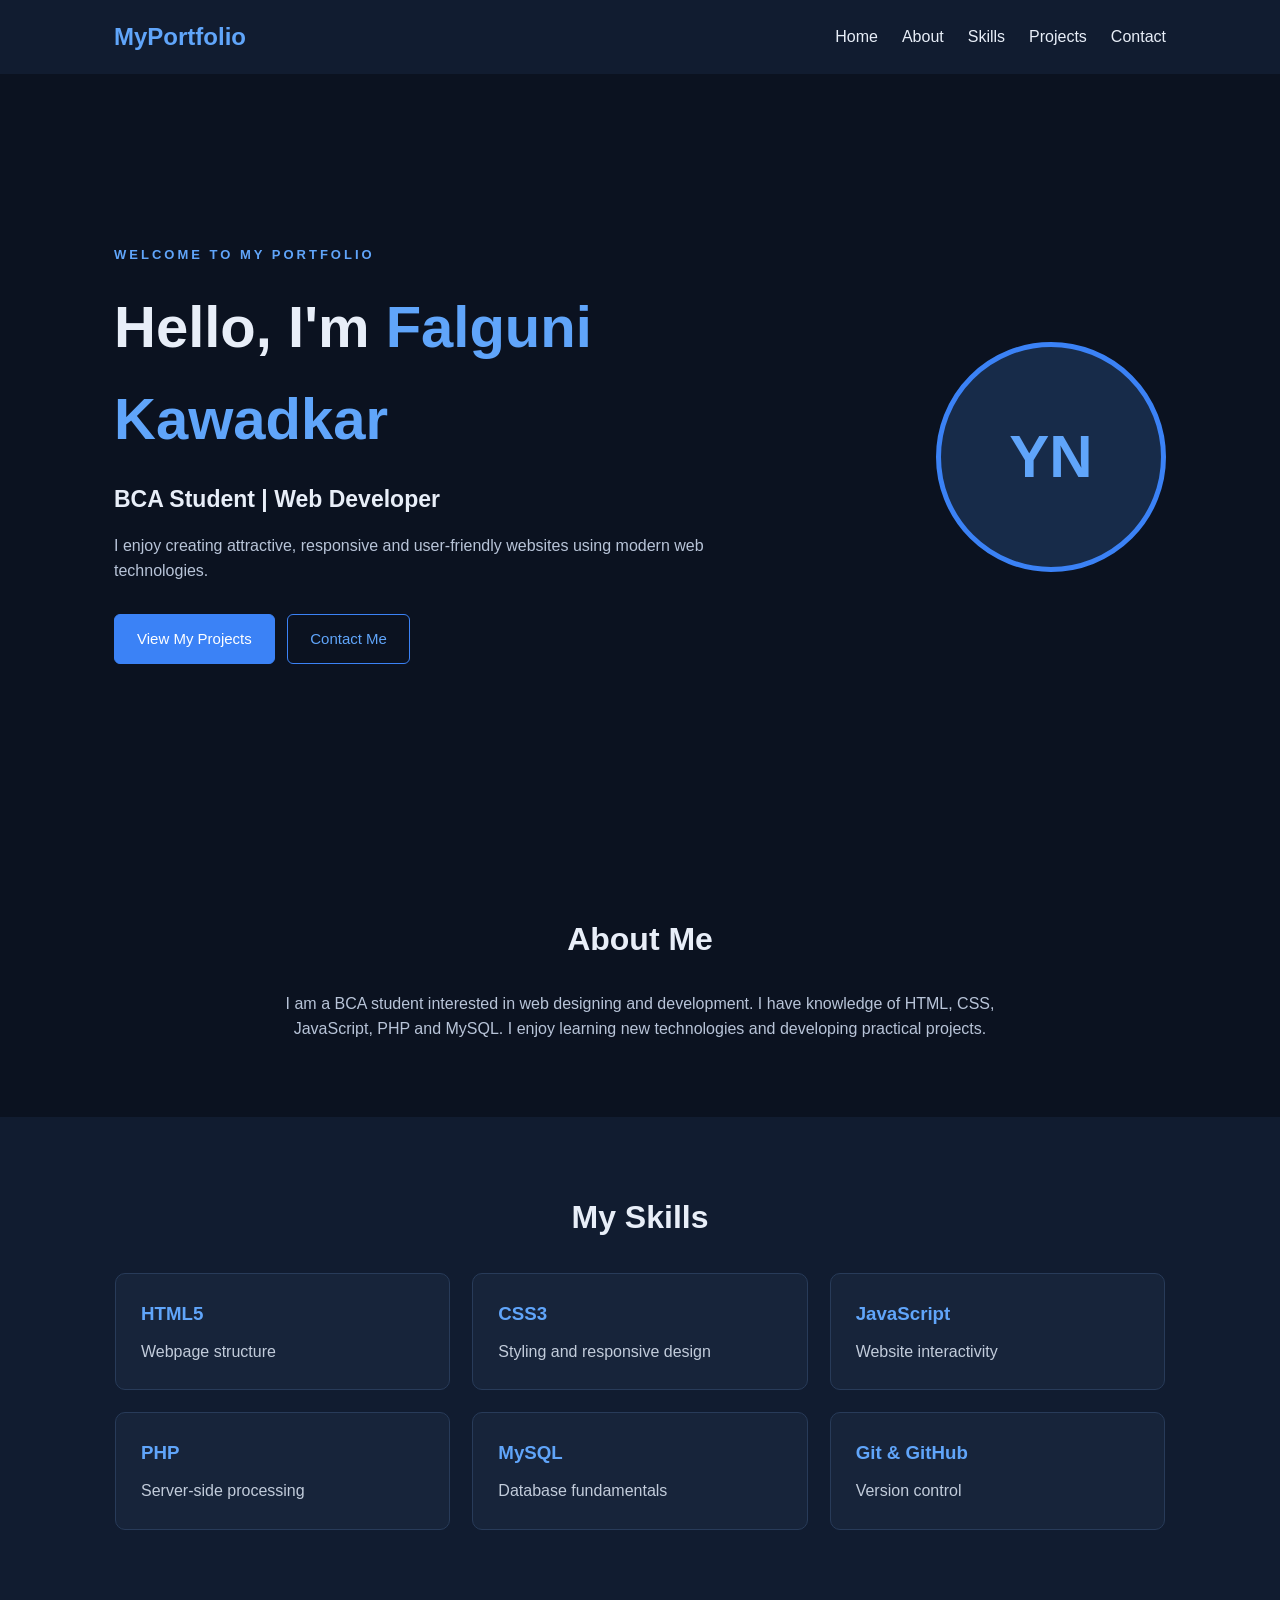
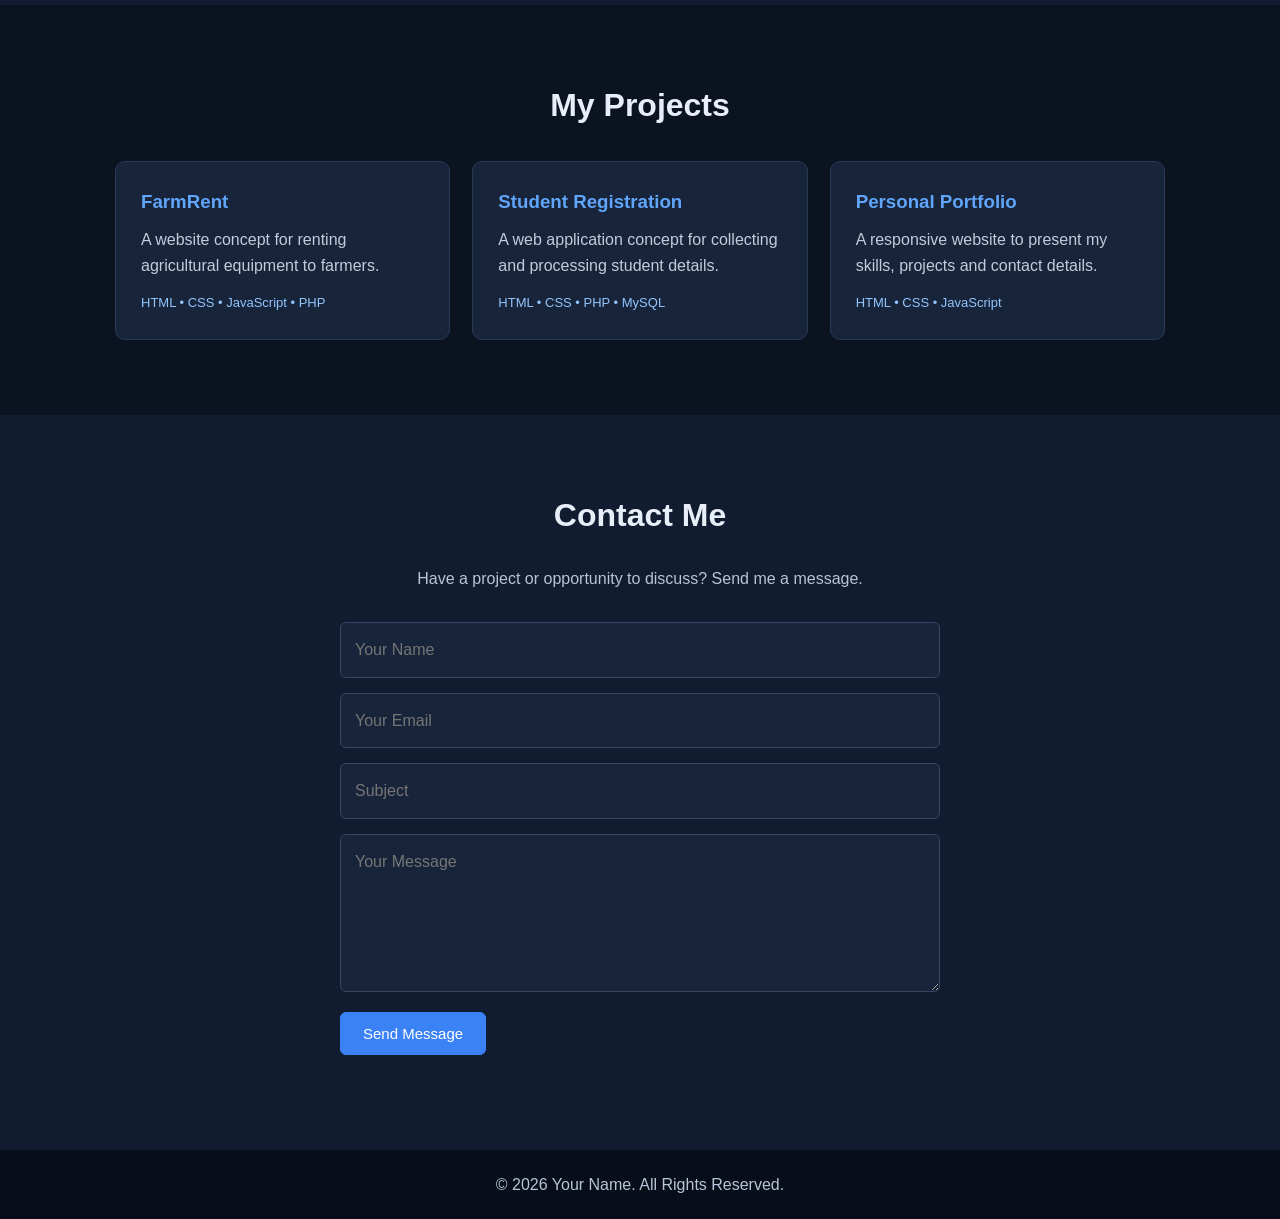
<file: index.html>
<!DOCTYPE html>
<html lang="en">
<head>
<meta charset="UTF-8">
<meta name="viewport" content="width=device-width, initial-scale=1.0">
<title>My Personal Portfolio</title>
 

<link rel="stylesheet" href="style.css">
</head>
<body>

<header>
<nav class="navbar">
<a href="#home" class="logo">MyPortfolio</a>
<button class="menu-btn" id="menuBtn" aria-label="Toggle navigation" aria-expanded="false">☰</button>	<ul class="nav-links" id="navLinks">
<li><a href="#home">Home</a></li>
<li><a href="#about">About</a></li>
<li><a href="#skills">Skills</a></li>
<li><a href="#projects">Projects</a></li>
<li><a href="#contact">Contact</a></li>
</ul>
</nav>
</header>

<main>
<section id="home" class="hero">
<div class="hero-content">
<p class="tagline">WELCOME TO MY PORTFOLIO</p>
<h1>Hello, I'm <span>Falguni Kawadkar</span></h1>
<h2>BCA Student | Web Developer</h2>
<p>
I enjoy creating attractive, responsive and user-friendly websites using modern web technologies.
</p>
<a href="#projects" class="btn">View My Projects</a>
<a href="#contact" class="btn btn-outline">Contact Me</a>
</div>
<div class="profile-circle">YN</div> <!--<img src="Photo.png">*/ -->
</section>

<section id="about" class="section">
<h2>About Me</h2>
<p class="section-text">
I am a BCA student interested in web designing and development. I have knowledge of HTML, CSS, JavaScript, PHP and MySQL.
I enjoy learning new technologies and developing practical projects.
</p>
</section>
 
<section id="skills" class="section alternate">
<h2>My Skills</h2>
<div class="cards">
<div class="card"><h3>HTML5</h3><p>Webpage structure</p></div>
<div class="card"><h3>CSS3</h3><p>Styling and responsive design</p></div>
<div class="card"><h3>JavaScript</h3><p>Website interactivity</p></div>
<div class="card"><h3>PHP</h3><p>Server-side processing</p></div>
<div class="card"><h3>MySQL</h3><p>Database fundamentals</p></div>
<div class="card"><h3>Git & GitHub</h3><p>Version control</p></div>
</div>
</section>

<section id="projects" class="section">
<h2>My Projects</h2>
<div class="cards">
<div class="card project-card">
<h3>FarmRent</h3>
<p>A website concept for renting agricultural equipment to farmers.</p>	<span>HTML • CSS • JavaScript • PHP</span>
</div>
<div class="card project-card">
<h3>Student Registration</h3>
<p>A web application concept for collecting and processing student details.</p>
<span>HTML • CSS • PHP • MySQL</span>
</div>
<div class="card project-card">
<h3>Personal Portfolio</h3>
<p>A responsive website to present my skills, projects and contact details.</p>
<span>HTML • CSS • JavaScript</span>
</div>
</div>
</section>

<section id="contact" class="section alternate">
<h2>Contact Me</h2>
<p class="section-text">Have a project or opportunity to discuss? Send me a message.</p>

<form id="contactForm" action="contact.php" method="POST">
<input type="text" name="name" placeholder="Your Name" aria-label="Your Name" required>
<input type="email" name="email" placeholder="Your Email" aria-label="Your Email" required>
 

<input type="text" name="subject" placeholder="Subject" aria-label="Subject" required>
<textarea name="message" placeholder="Your Message"
aria-label="Your Message" rows="5" required></textarea>
<button type="submit" class="btn">Send Message</button>
<p id="formMessage" role="status"></p>
</form>
</section>
</main>

<footer>
<p>© <span id="year"></span> Your Name. All Rights Reserved.</p>
</footer>

<script src="script.js"></script>
</body>
</html>
</file>
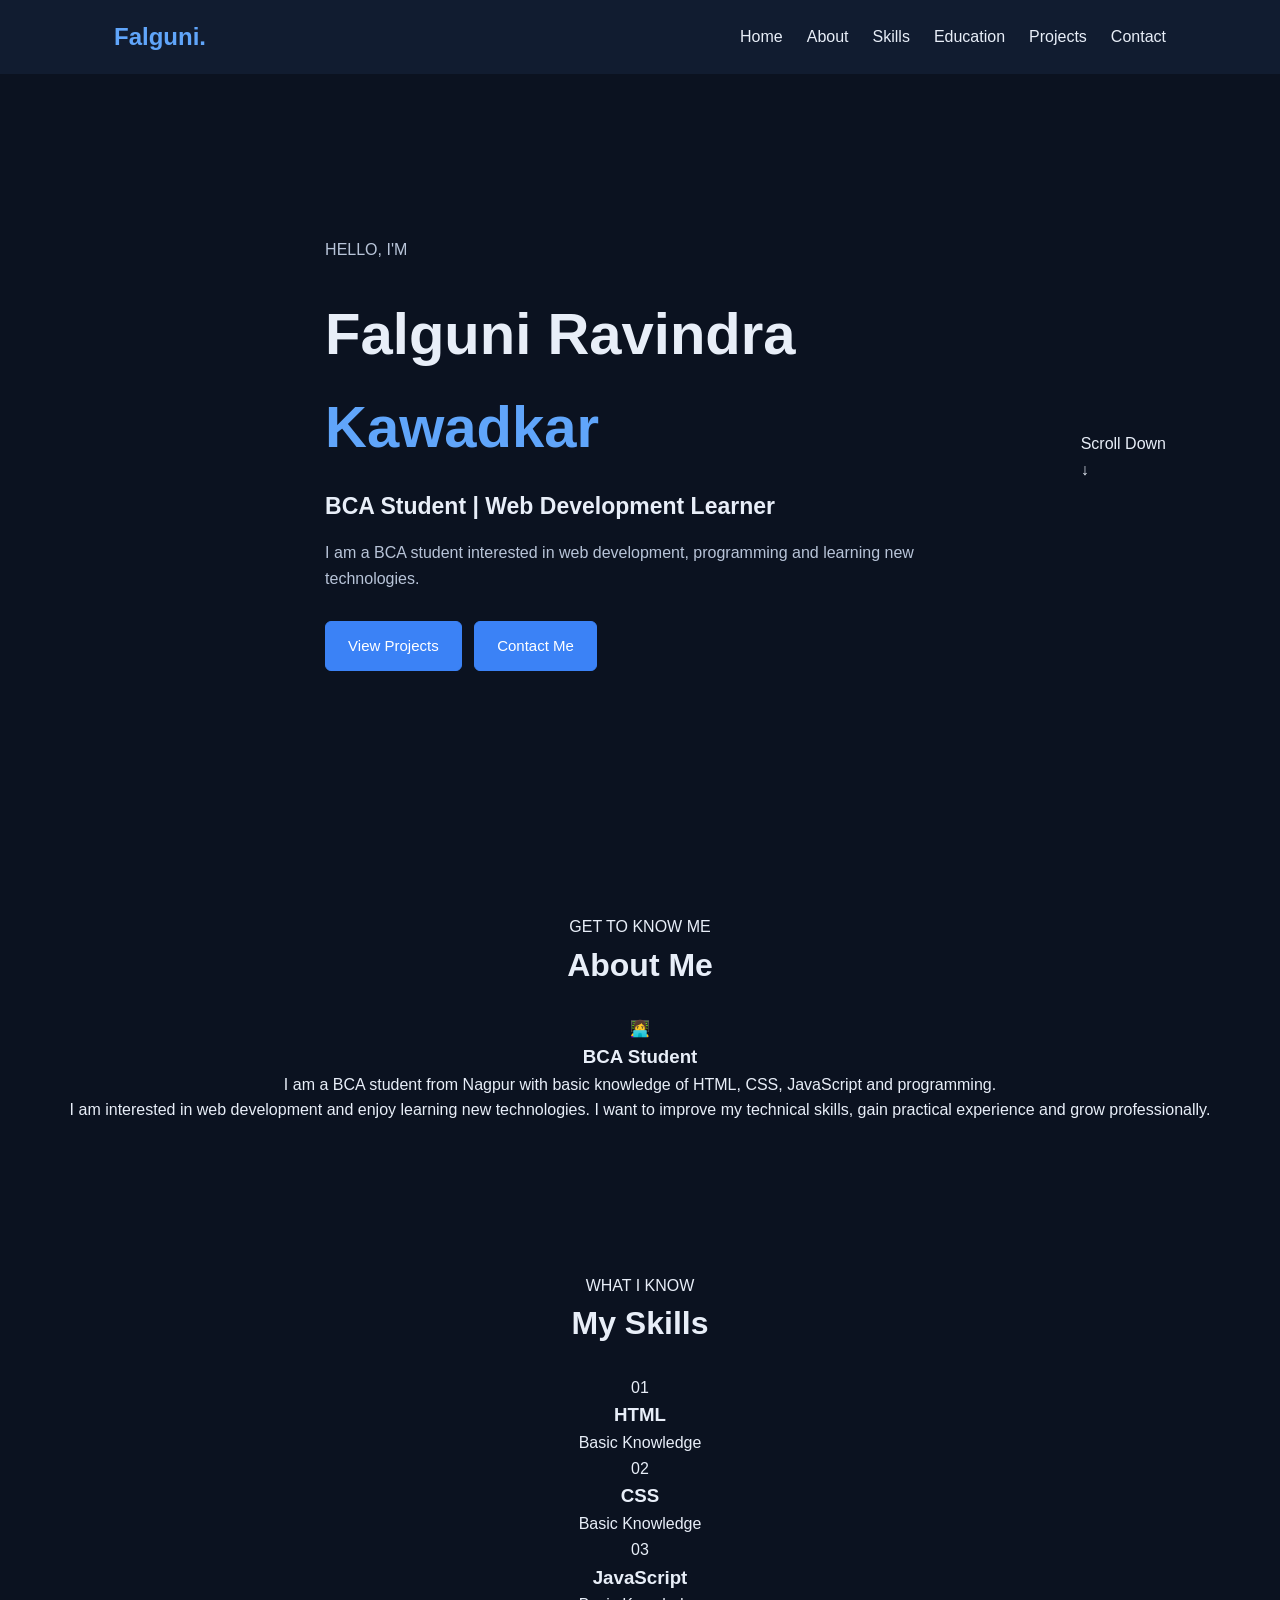
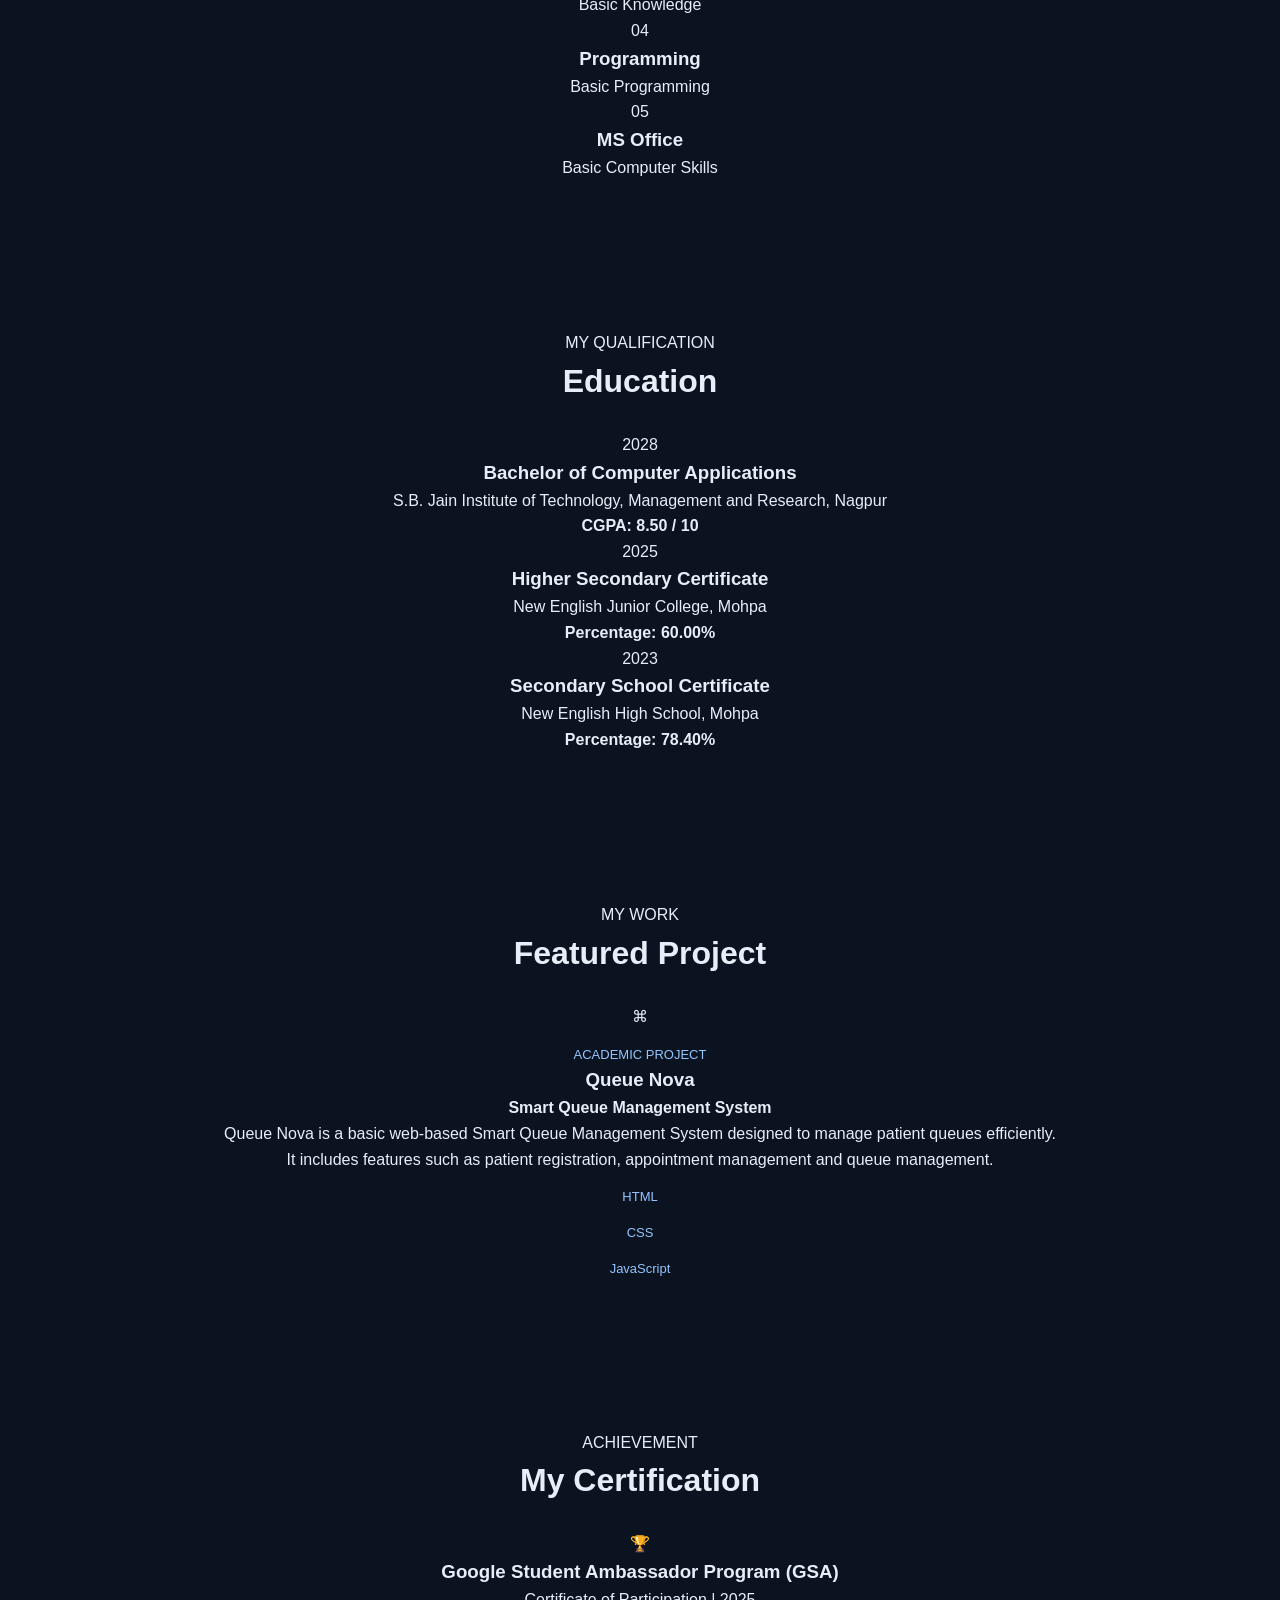
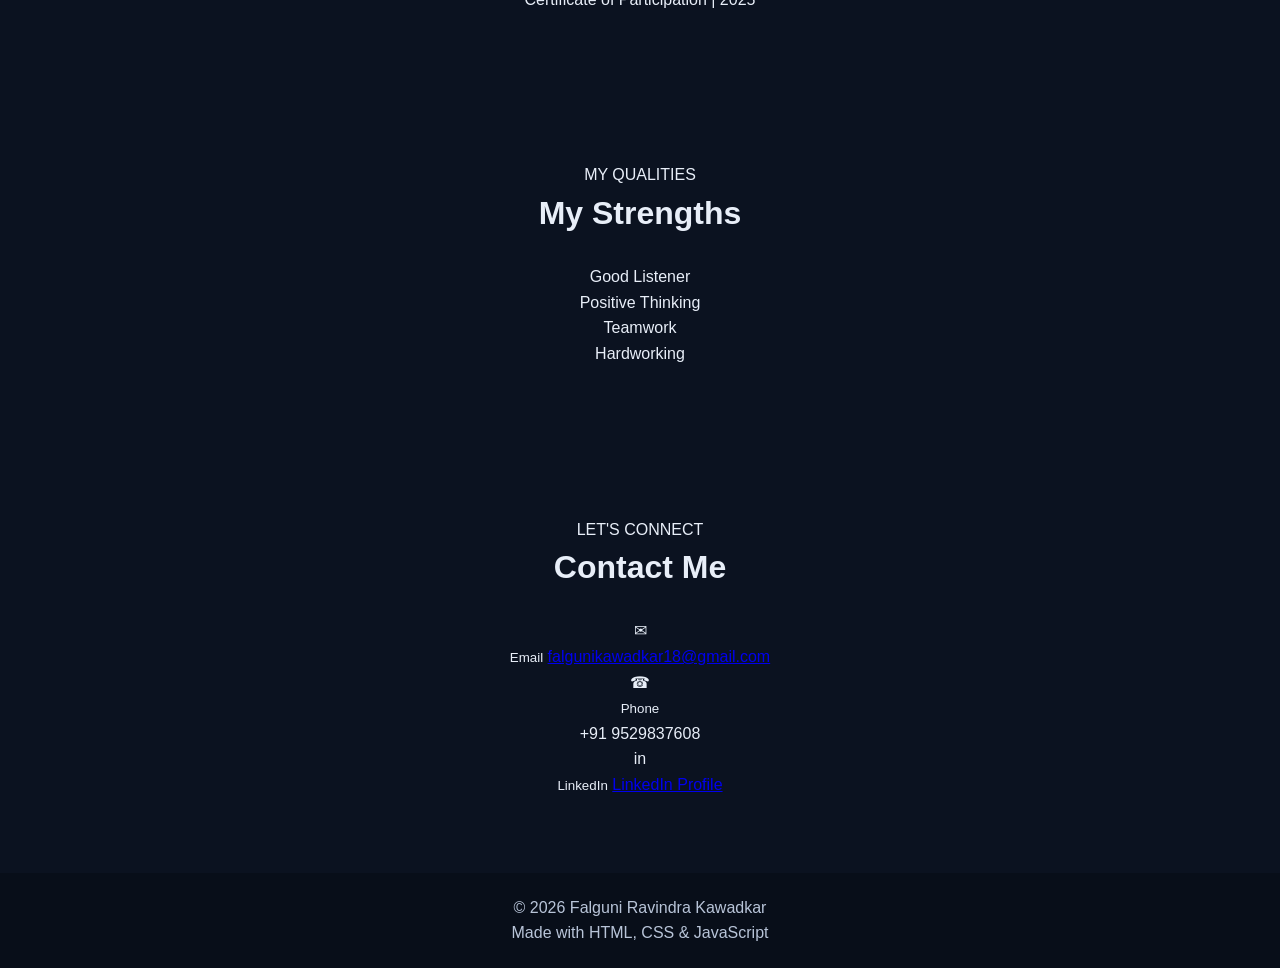
<file: index1.html>
<!DOCTYPE html>
<html lang="en">
<head>
    <meta charset="UTF-8">
    <meta name="viewport" content="width=device-width, initial-scale=1.0">

    <title>Falguni Ravindra Kawadkar | Portfolio</title>

    <link rel="stylesheet" href="style.css">
</head>

<body>

    <!-- NAVBAR -->
    <header>
        <nav class="navbar">

            <a href="#home" class="logo">Falguni<span>.</span></a>

            <ul class="nav-links">
                <li><a href="#home">Home</a></li>
                <li><a href="#about">About</a></li>
                <li><a href="#skills">Skills</a></li>
                <li><a href="#education">Education</a></li>
                <li><a href="#projects">Projects</a></li>
                <li><a href="#contact">Contact</a></li>
            </ul>

            <div class="menu-btn">☰</div>

        </nav>
    </header>


    <!-- HERO -->
    <section id="home" class="hero">

        <div class="glow glow-one"></div>
        <div class="glow glow-two"></div>

        <div class="hero-content">

            <p class="small-text">HELLO, I'M</p>

            <h1>Falguni Ravindra <span>Kawadkar</span></h1>

            <h2>
                BCA Student
                <span class="line">|</span>
                Web Development Learner
            </h2>

            <p class="hero-description">
                I am a BCA student interested in web development,
                programming and learning new technologies.
            </p>

            <div class="hero-buttons">

                <a href="#projects" class="btn primary">
                    View Projects
                </a>

                <a href="#contact" class="btn secondary">
                    Contact Me
                </a>

            </div>

        </div>

        <div class="scroll-down">
            <span>Scroll Down</span>
            <div>↓</div>
        </div>

    </section>


    <!-- ABOUT -->
    <section id="about" class="section">

        <p class="section-subtitle">GET TO KNOW ME</p>
        <h2 class="section-title">About <span>Me</span></h2>

        <div class="about-container">

            <div class="about-card reveal">

                <div class="about-icon">👩‍💻</div>

                <h3>BCA Student</h3>

                <p>
                    I am a BCA student from Nagpur with basic knowledge
                    of HTML, CSS, JavaScript and programming.
                </p>

                <p>
                    I am interested in web development and enjoy learning
                    new technologies. I want to improve my technical skills,
                    gain practical experience and grow professionally.
                </p>

            </div>

        </div>

    </section>


    <!-- SKILLS -->
    <section id="skills" class="section">

        <p class="section-subtitle">WHAT I KNOW</p>
        <h2 class="section-title">My <span>Skills</span></h2>

        <div class="skills-grid">

            <div class="skill-card reveal">
                <div class="skill-number">01</div>
                <h3>HTML</h3>
                <p>Basic Knowledge</p>
            </div>

            <div class="skill-card reveal">
                <div class="skill-number">02</div>
                <h3>CSS</h3>
                <p>Basic Knowledge</p>
            </div>

            <div class="skill-card reveal">
                <div class="skill-number">03</div>
                <h3>JavaScript</h3>
                <p>Basic Knowledge</p>
            </div>

            <div class="skill-card reveal">
                <div class="skill-number">04</div>
                <h3>Programming</h3>
                <p>Basic Programming</p>
            </div>

            <div class="skill-card reveal">
                <div class="skill-number">05</div>
                <h3>MS Office</h3>
                <p>Basic Computer Skills</p>
            </div>

        </div>

    </section>


    <!-- EDUCATION -->
    <section id="education" class="section">

        <p class="section-subtitle">MY QUALIFICATION</p>
        <h2 class="section-title">Education</h2>

        <div class="timeline">

            <div class="timeline-item reveal">

                <div class="timeline-dot"></div>

                <div class="timeline-content">

                    <span>2028</span>

                    <h3>Bachelor of Computer Applications</h3>

                    <p>
                        S.B. Jain Institute of Technology,
                        Management and Research, Nagpur
                    </p>

                    <strong>CGPA: 8.50 / 10</strong>

                </div>

            </div>


            <div class="timeline-item reveal">

                <div class="timeline-dot"></div>

                <div class="timeline-content">

                    <span>2025</span>

                    <h3>Higher Secondary Certificate</h3>

                    <p>New English Junior College, Mohpa</p>

                    <strong>Percentage: 60.00%</strong>

                </div>

            </div>


            <div class="timeline-item reveal">

                <div class="timeline-dot"></div>

                <div class="timeline-content">

                    <span>2023</span>

                    <h3>Secondary School Certificate</h3>

                    <p>New English High School, Mohpa</p>

                    <strong>Percentage: 78.40%</strong>

                </div>

            </div>

        </div>

    </section>


    <!-- PROJECT -->
    <section id="projects" class="section">

        <p class="section-subtitle">MY WORK</p>
        <h2 class="section-title">Featured <span>Project</span></h2>

        <div class="project-card reveal">

            <div class="project-top">

                <div class="project-icon">⌘</div>

                <span>ACADEMIC PROJECT</span>

            </div>

            <h3>Queue Nova</h3>

            <h4>Smart Queue Management System</h4>

            <p>
                Queue Nova is a basic web-based Smart Queue Management
                System designed to manage patient queues efficiently.
            </p>

            <p>
                It includes features such as patient registration,
                appointment management and queue management.
            </p>

            <div class="technologies">

                <span>HTML</span>
                <span>CSS</span>
                <span>JavaScript</span>

            </div>

        </div>

    </section>


    <!-- CERTIFICATION -->
    <section id="certification" class="section">

        <p class="section-subtitle">ACHIEVEMENT</p>
        <h2 class="section-title">My <span>Certification</span></h2>

        <div class="certificate-card reveal">

            <div class="certificate-icon">🏆</div>

            <div>
                <h3>Google Student Ambassador Program (GSA)</h3>
                <p>Certificate of Participation | 2025</p>
            </div>

        </div>

    </section>


    <!-- STRENGTHS -->
    <section id="strengths" class="section">

        <p class="section-subtitle">MY QUALITIES</p>
        <h2 class="section-title">My <span>Strengths</span></h2>

        <div class="strengths-grid">

            <div class="strength reveal">Good Listener</div>
            <div class="strength reveal">Positive Thinking</div>
            <div class="strength reveal">Teamwork</div>
            <div class="strength reveal">Hardworking</div>

        </div>

    </section>


    <!-- CONTACT -->
    <section id="contact" class="section contact-section">

        <p class="section-subtitle">LET'S CONNECT</p>
        <h2 class="section-title">Contact <span>Me</span></h2>

        <div class="contact-card reveal">

            <div class="contact-item">
                <span>✉</span>
                <div>
                    <small>Email</small>
                    <a href="mailto:falgunikawadkar18@gmail.com">
                        falgunikawadkar18@gmail.com
                    </a>
                </div>
            </div>

            <div class="contact-item">
                <span>☎</span>
                <div>
                    <small>Phone</small>
                    <p>+91 9529837608</p>
                </div>
            </div>

            <div class="contact-item">
                <span>in</span>
                <div>
                    <small>LinkedIn</small>
                    <a
                        href="https://www.linkedin.com/in/falguni-kawadkar-004283371"
                        target="_blank">
                        LinkedIn Profile
                    </a>
                </div>
            </div>

        </div>

    </section>


    <!-- FOOTER -->
    <footer>

        <p>
            © 2026 Falguni Ravindra Kawadkar
        </p>

        <p>Made with HTML, CSS & JavaScript</p>

    </footer>


    <script src="script.js"></script>

</body>
</html>
</file>
<file: style.css>
* {
    margin: 0;
    padding: 0;
    box-sizing: border-box;
}

html {
    scroll-behavior: smooth;
    scroll-padding-top: 80px;
}

body {
    font-family: Arial, sans-serif;
    line-height: 1.6;
    color: #e8eef8;
    background: #0b1220;
}

header {
    background: #111c30;
    position: sticky;
    top: 0;
    z-index: 10;
}

.navbar {
    max-width: 1100px;
    margin: auto;
    padding: 18px 24px;
    display: flex;
    justify-content: space-between;
    align-items: center;
}

.logo {
    font-size: 24px;
    font-weight: bold;
    color: #60a5fa;
    text-decoration: none;
}

.nav-links {
    list-style: none;
    display: flex;
    gap: 24px;
}

.nav-links a {
    color: #e8eef8;
    text-decoration: none;
}

.nav-links a:hover {
    color: #60a5fa;
}

.menu-btn {
    display: none;
    color: white;
    background: none;
    border: none;
    font-size: 25px;
    cursor: pointer;
}

.hero {
    min-height: 85vh;
    max-width: 1100px;
    margin: auto;
    padding: 70px 24px;
    display: flex;
    align-items: center;
    justify-content: space-between;
    gap: 40px;
}

.hero-content {
    max-width: 650px;
}

.tagline {
    color: #60a5fa;
    letter-spacing: 3px;
    font-size: 13px;
    font-weight: bold;
}

.hero h1 {
    font-size: clamp(36px, 5vw, 58px);
    margin: 15px 0;
}

.hero h1 span {
    color: #60a5fa;
}

.hero h2 {
    font-size: 23px;
    margin-bottom: 15px;
}

.hero-content > p:not(.tagline) {
    color: #b8c4d8;
    margin-bottom: 25px;
}

.btn {
    display: inline-block;
    padding: 12px 22px;
    background: #3b82f6;
    color: white;
    border: 1px solid #3b82f6;
    border-radius: 6px;
    text-decoration: none;
    font-size: 15px;
    cursor: pointer;
    margin: 5px 8px 5px 0;
}

.btn:hover {
    background: #2563eb;
}

.btn-outline {
    background: transparent;
    color: #60a5fa;
}

.profile-circle {
    width: 230px;
    height: 230px;
    flex-shrink: 0;
    border: 5px solid #3b82f6;
    border-radius: 50%;
    display: grid;
    place-items: center;
    background: #172b49;
    color: #60a5fa;
    font-size: 60px;
    font-weight: bold;
}

.section {
    padding: 75px 24px;
    text-align: center;
}

.section h2 {
    font-size: 32px;
    margin-bottom: 25px;
}

.alternate {
    background: #111c30;
}

.section-text {
    max-width: 750px;
    margin: 0 auto;
    color: #b8c4d8;
}

.cards {
    max-width: 1050px;
    margin: 30px auto 0;
    display: grid;
    grid-template-columns: repeat(3, minmax(0, 1fr));
    gap: 22px;
    text-align: left;
}

.card {
    background: #17243a;
    border: 1px solid #283b59;
    padding: 25px;
    border-radius: 10px;
}

.card h3 {
    color: #60a5fa;
    margin-bottom: 10px;
}

.card p {
    color: #c2ccdb;
}

.project-card span {
    display: block;
    margin-top: 15px;
    color: #93c5fd;
    font-size: 13px;
}

form {
    max-width: 600px;
    margin: 30px auto 0;
    display: flex;
    flex-direction: column;
    gap: 15px;
}

input,
textarea {
    width: 100%;
    padding: 14px;
    font: inherit;
    color: white;
    background: #17243a;
    border: 1px solid #354765;
    border-radius: 6px;
}

input:focus,
textarea:focus {
    outline: 2px solid #60a5fa;
    outline-offset: 1px;
}

textarea {
    resize: vertical;
}

form .btn {
    align-self: flex-start;
}

#formMessage {
    color: #93c5fd;
}

footer {
    text-align: center;
    padding: 22px;
    background: #080e19;
    color: #b8c4d8;
}

@media (max-width: 700px) {
    .menu-btn {
        display: block;
    }

    .nav-links {
        display: none;
        position: absolute;
        top: 65px;
        left: 0;
        width: 100%;
        padding: 20px;
        background: #111c30;
        flex-direction: column;
        gap: 16px;
    }

    .nav-links.open {
        display: flex;
    }

    .hero {
        min-height: auto;
        flex-direction: column-reverse;
        text-align: center;
        padding: 60px 20px;
    }

    .profile-circle {
        width: 150px;
        height: 150px;
        font-size: 42px;
    }

    .cards {
        grid-template-columns: 1fr;
    }

    .section {
        padding: 55px 20px;
    }
}
</file>
